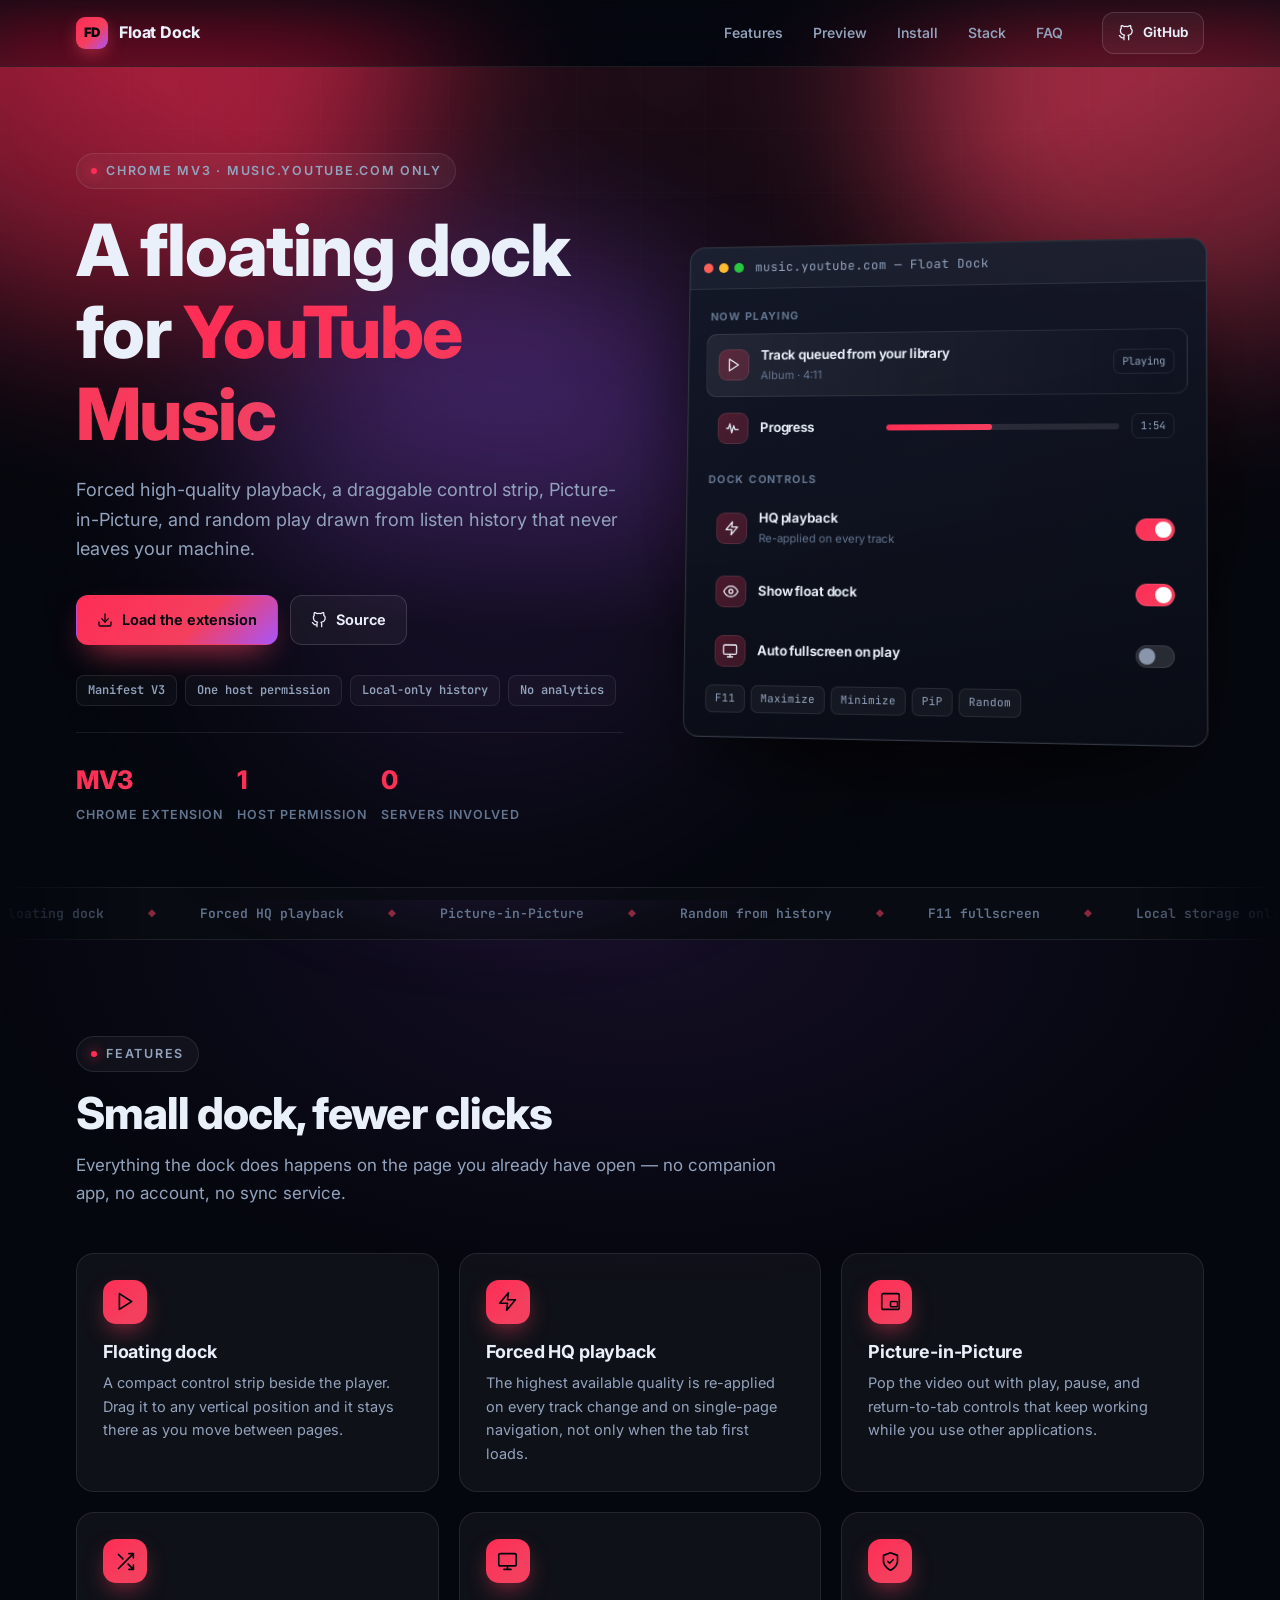
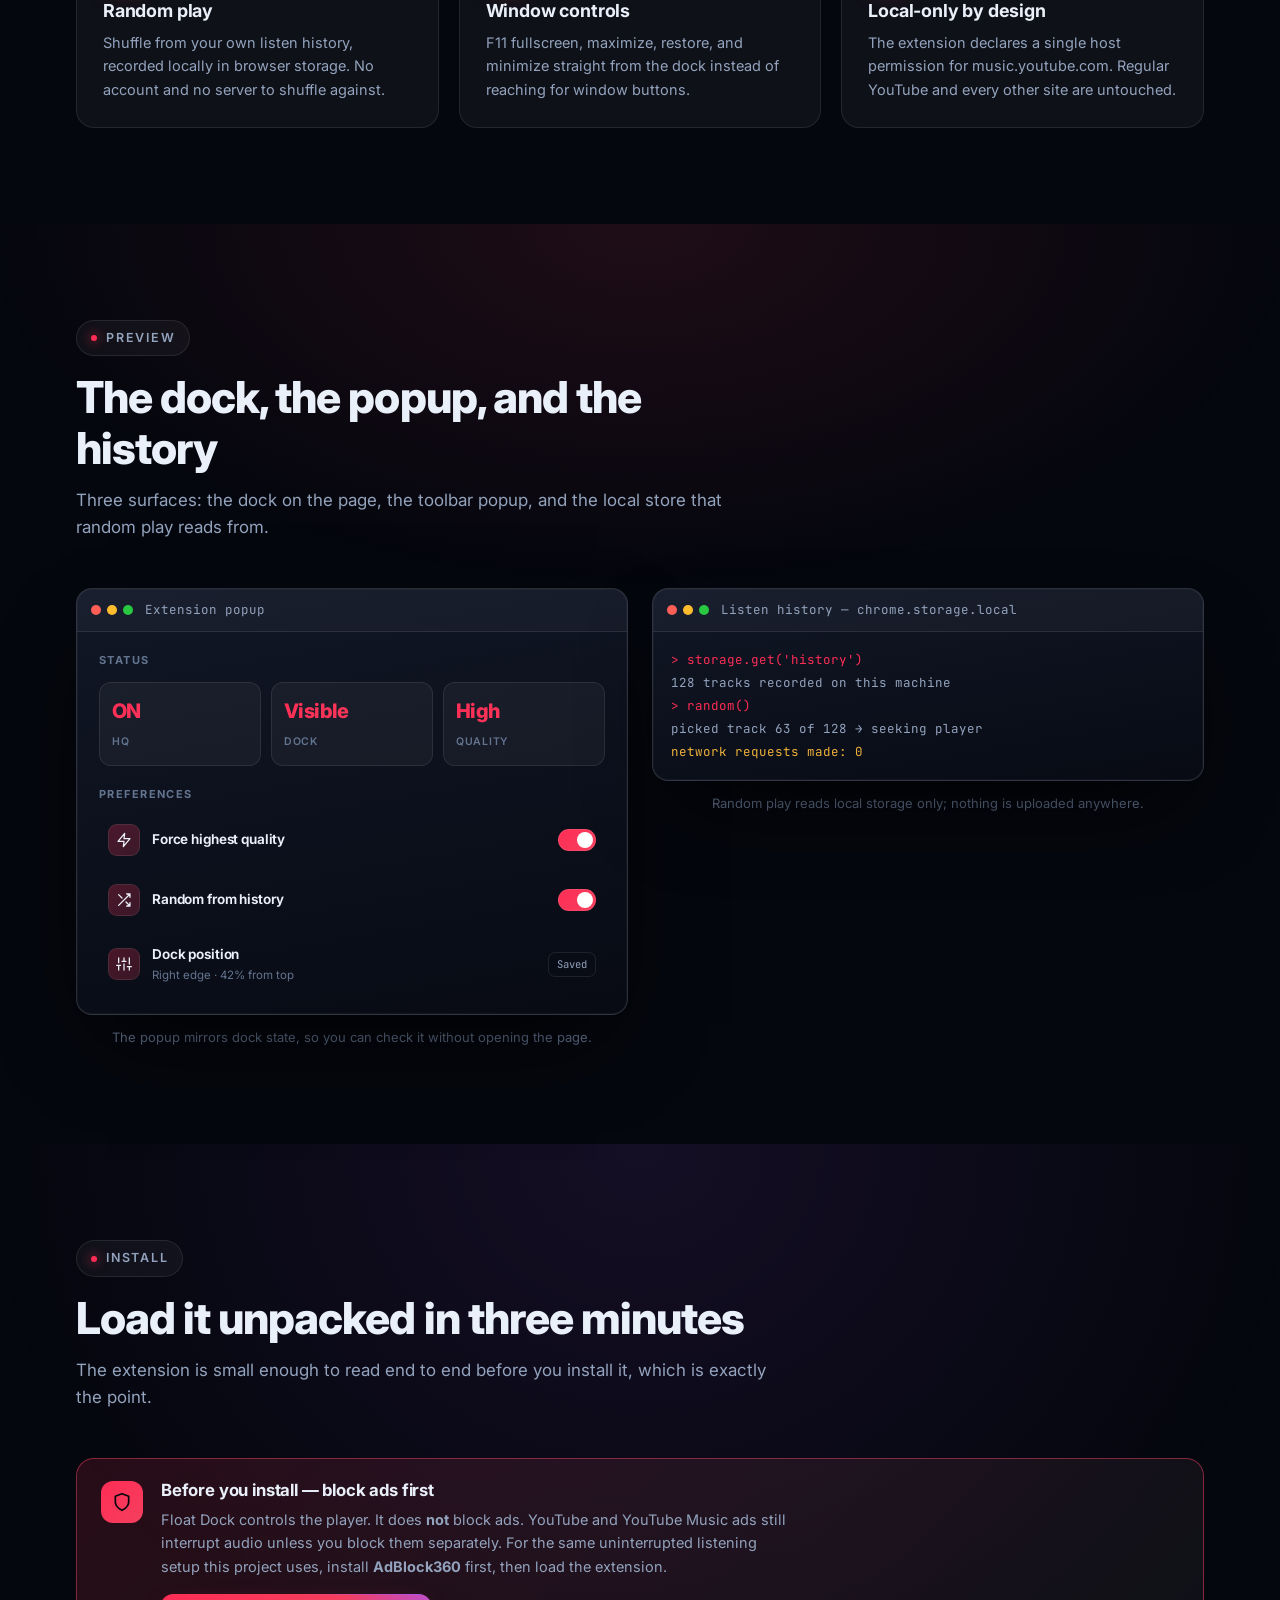
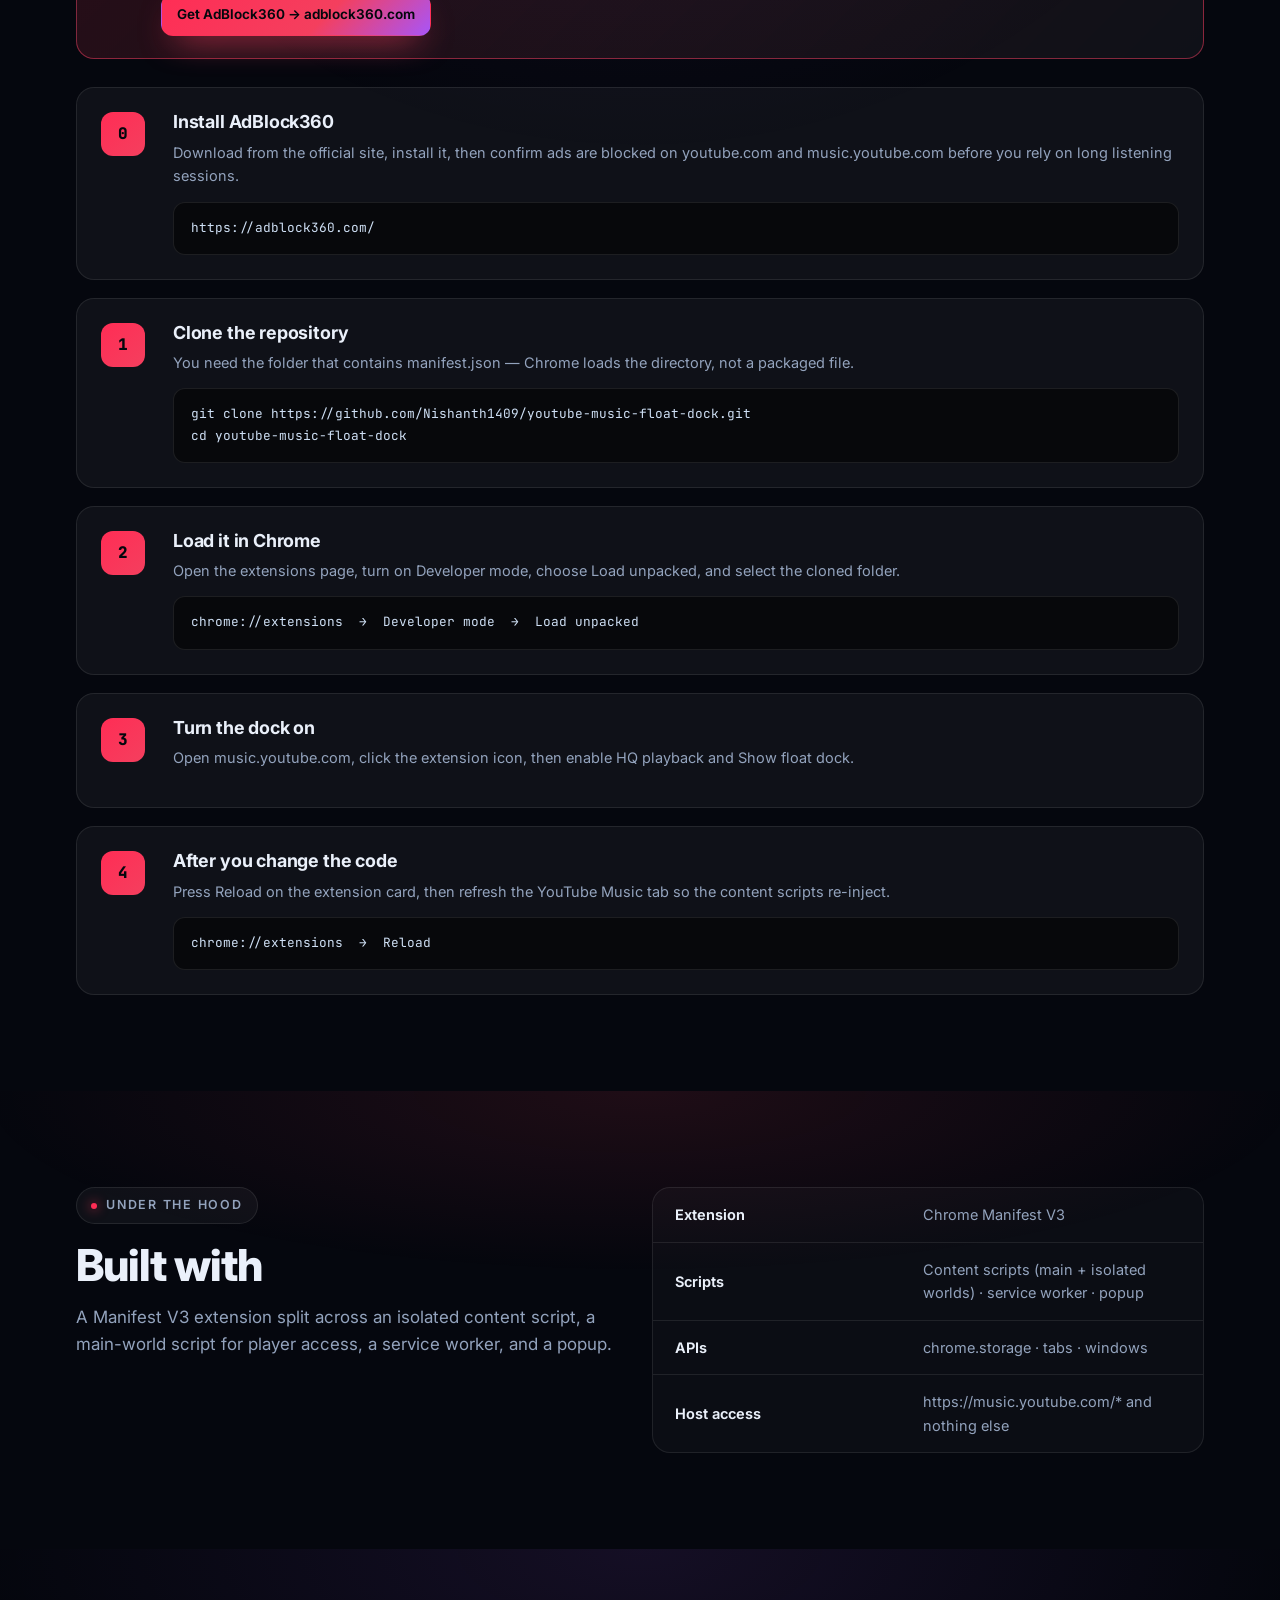
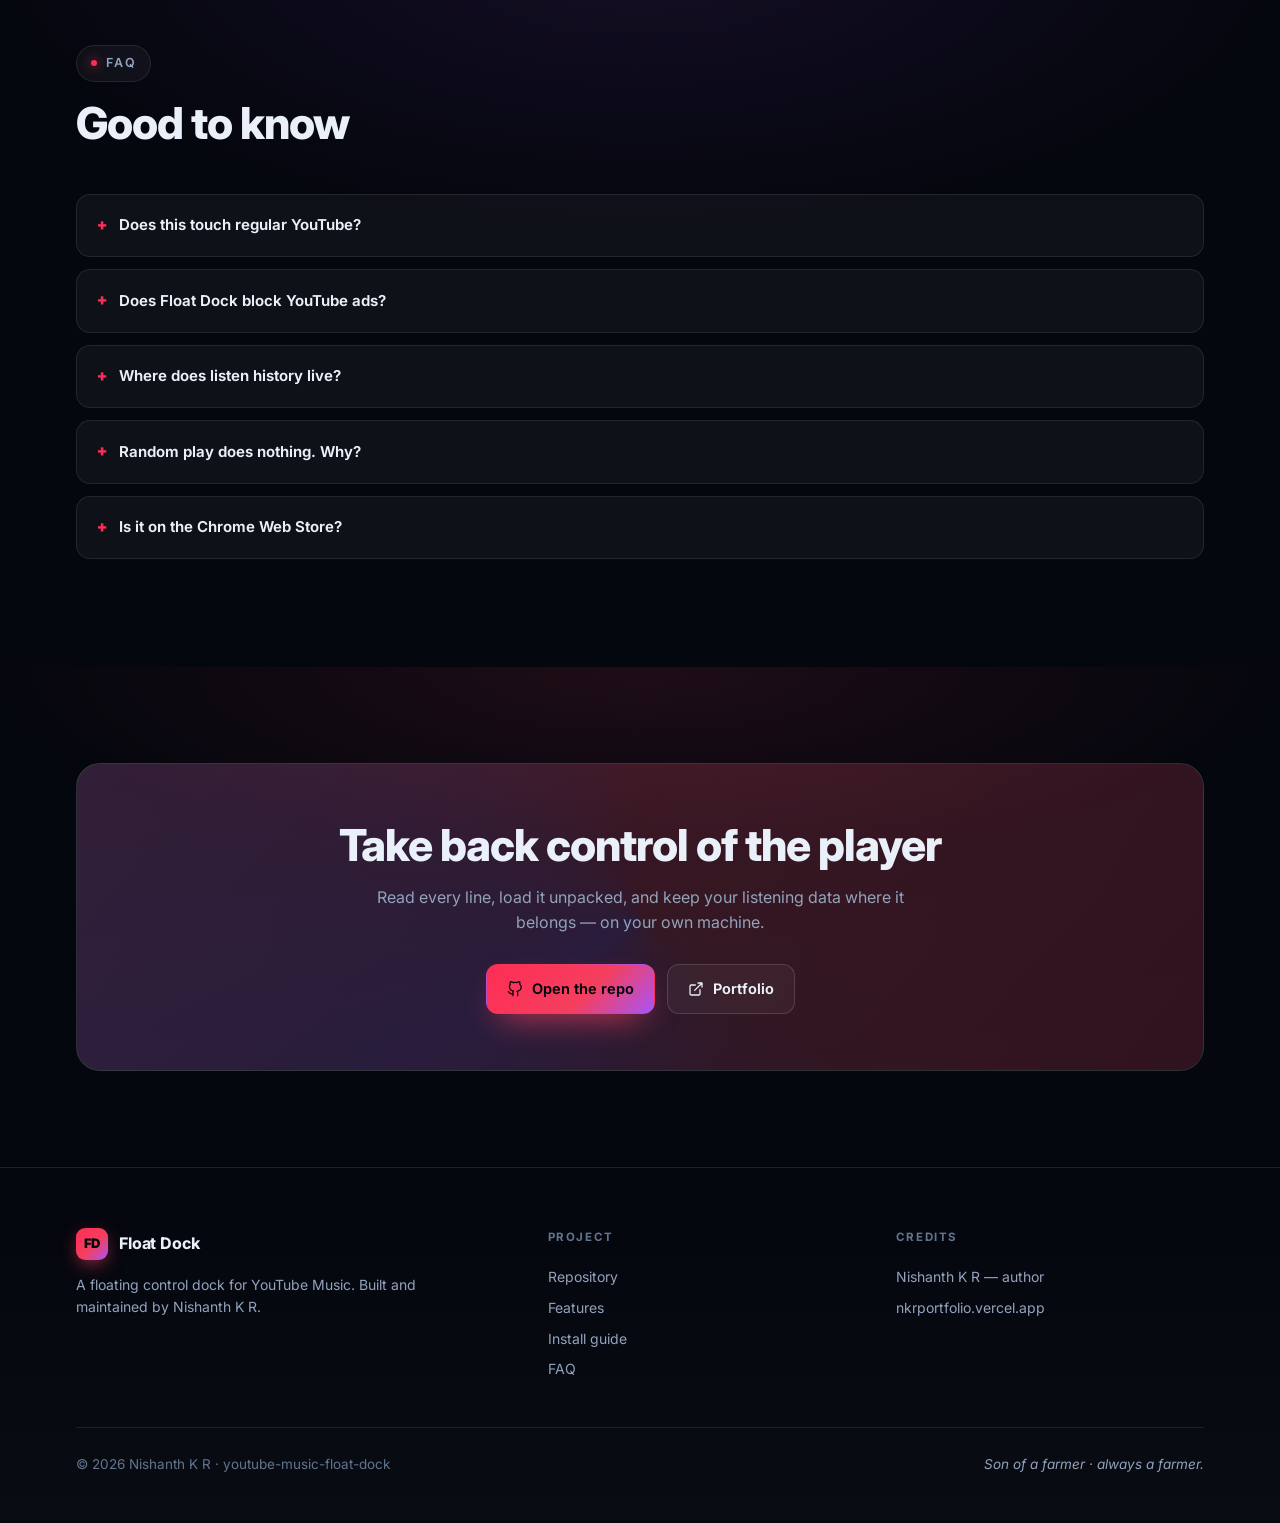
<file: docs/index.html>
<!doctype html>
<html lang="en">
<head>
<meta charset="utf-8" />
<meta name="viewport" content="width=device-width,initial-scale=1" />
<title>Float Dock — A floating control dock for YouTube Music</title>
<meta name="description" content="Forced high-quality playback, a draggable control strip, Picture-in-Picture, and random play drawn from listen history that never leaves your machine." />
<meta name="author" content="Nishanth K R" />
<meta name="color-scheme" content="dark" />
<meta property="og:type" content="website" />
<meta property="og:title" content="Float Dock — A floating control dock for YouTube Music" />
<meta property="og:description" content="Forced high-quality playback, a draggable control strip, Picture-in-Picture, and random play drawn from listen history that never leaves your machine." />
<meta property="og:url" content="https://nishanth1409.github.io/youtube-music-float-dock/" />
<meta name="twitter:card" content="summary_large_image" />
<link rel="icon" href="data:image/svg+xml,%3Csvg xmlns=%22http://www.w3.org/2000/svg%22 viewBox=%220 0 32 32%22%3E%3Crect width=%2232%22 height=%2232%22 rx=%228%22 fill=%22%23ff2d55%22/%3E%3C/svg%3E" />
<link rel="preconnect" href="https://fonts.googleapis.com" />
<link rel="preconnect" href="https://fonts.gstatic.com" crossorigin />
<link href="https://fonts.googleapis.com/css2?family=Inter:wght@400;500;550;600;650;700;750;800;900&family=JetBrains+Mono:wght@400;500;600&display=swap" rel="stylesheet" />
<style>
:root{--a1:#ff2d55;--a2:#f43f5e;--a3:#a855f7}

*,*::before,*::after{box-sizing:border-box}
:root{
  --bg:#05070e; --bg2:#080c17;
  --txt:#eaf0fa; --mut:#93a3bd; --dim:#63748f;
  --card:rgba(255,255,255,.042); --card2:rgba(255,255,255,.028);
  --stroke:rgba(255,255,255,.085); --stroke2:rgba(255,255,255,.14);
  --r:18px; --maxw:1180px;
  --f:'Inter',ui-sans-serif,system-ui,-apple-system,'Segoe UI',Roboto,sans-serif;
  --fm:'JetBrains Mono',ui-monospace,'Cascadia Code',Consolas,monospace;
}
html{scroll-behavior:smooth}
body{margin:0;background:var(--bg);color:var(--txt);font-family:var(--f);
  -webkit-font-smoothing:antialiased;line-height:1.62;overflow-x:hidden}
img{max-width:100%;display:block}
a{color:inherit;text-decoration:none}

/* ---------- background ---------- */
.aurora{position:fixed;inset:-15% -10%;z-index:0;filter:blur(90px);opacity:.62;pointer-events:none}
.blob{position:absolute;border-radius:50%;mix-blend-mode:screen}
.b1{width:52vw;height:52vw;left:-8vw;top:-14vw;background:var(--a1);animation:drift1 26s ease-in-out infinite}
.b2{width:46vw;height:46vw;right:-6vw;top:-6vw;background:var(--a2);animation:drift2 31s ease-in-out infinite}
.b3{width:42vw;height:42vw;left:28vw;top:32vw;background:var(--a3);animation:drift3 36s ease-in-out infinite}
@keyframes drift1{0%,100%{transform:translate3d(0,0,0) scale(1)}50%{transform:translate3d(7vw,5vw,0) scale(1.14)}}
@keyframes drift2{0%,100%{transform:translate3d(0,0,0) scale(1.06)}50%{transform:translate3d(-6vw,7vw,0) scale(.9)}}
@keyframes drift3{0%,100%{transform:translate3d(0,0,0) scale(.95)}50%{transform:translate3d(5vw,-6vw,0) scale(1.15)}}
.grid-bg{position:fixed;inset:0;z-index:0;pointer-events:none;opacity:.35;
  background-image:linear-gradient(rgba(255,255,255,.045) 1px,transparent 1px),
                   linear-gradient(90deg,rgba(255,255,255,.045) 1px,transparent 1px);
  background-size:64px 64px;
  mask-image:radial-gradient(120% 90% at 50% 0%,#000 25%,transparent 75%);
  -webkit-mask-image:radial-gradient(120% 90% at 50% 0%,#000 25%,transparent 75%)}
.vignette{position:fixed;inset:0;z-index:0;pointer-events:none;
  background:radial-gradient(120% 80% at 50% -10%,transparent 40%,rgba(5,7,14,.85) 100%)}
.shell{position:relative;z-index:2}

/* ---------- layout ---------- */
.wrap{width:100%;max-width:var(--maxw);margin:0 auto;padding:0 26px}
section{padding:96px 0;position:relative}
section::before{content:'';position:absolute;inset:0;pointer-events:none;z-index:-1;
  background:radial-gradient(72% 55% at 50% 0%,color-mix(in srgb,var(--a2) 11%,transparent),transparent 72%)}
section:nth-of-type(even)::before{
  background:radial-gradient(72% 55% at 50% 0%,color-mix(in srgb,var(--a3) 10%,transparent),transparent 72%)}
.eyebrow{display:inline-flex;align-items:center;gap:9px;font-size:12.5px;font-weight:600;
  letter-spacing:.14em;text-transform:uppercase;color:var(--mut);
  border:1px solid var(--stroke);background:var(--card);padding:7px 14px;border-radius:999px}
.eyebrow .dot{width:6px;height:6px;border-radius:50%;background:var(--a1);
  box-shadow:0 0 12px var(--a1);animation:pulse 2.4s ease-in-out infinite}
@keyframes pulse{0%,100%{opacity:1}50%{opacity:.35}}
h1,h2,h3{line-height:1.14;letter-spacing:-.022em;margin:0}
h1{font-size:clamp(2.5rem,6.2vw,4.5rem);font-weight:800}
h2{font-size:clamp(1.85rem,3.6vw,2.75rem);font-weight:800}
h3{font-size:1.12rem;font-weight:700;letter-spacing:-.01em}
p{margin:0}
.grad{background:linear-gradient(100deg,var(--a1),var(--a2) 42%,var(--a3) 78%,var(--a1));
  background-size:220% 100%;-webkit-background-clip:text;background-clip:text;color:transparent;
  animation:shimmer 9s linear infinite}
@keyframes shimmer{to{background-position:220% 0}}
.lead{color:var(--mut);font-size:1.06rem;max-width:64ch}
.shead{max-width:70ch;margin-bottom:46px}
.shead h2{margin:16px 0 14px}

/* ---------- nav ---------- */
.nav{position:sticky;top:0;z-index:50;backdrop-filter:blur(18px) saturate(150%);
  -webkit-backdrop-filter:blur(18px) saturate(150%);
  background:linear-gradient(180deg,rgba(5,7,14,.82),rgba(5,7,14,.5));
  border-bottom:1px solid var(--stroke)}
.nav .wrap{display:flex;align-items:center;gap:18px;height:66px}
.brand{display:flex;align-items:center;gap:11px;font-weight:750;letter-spacing:-.01em;white-space:nowrap}
.logo{width:32px;height:32px;border-radius:9px;display:grid;place-items:center;flex:0 0 auto;
  background:linear-gradient(135deg,var(--a1),var(--a2) 55%,var(--a3));
  color:#04070d;font-weight:900;font-size:13px;letter-spacing:-.03em;
  box-shadow:0 6px 20px -6px var(--a2)}
.nlinks{display:flex;gap:4px;margin-left:auto}
.nlinks a{padding:8px 13px;border-radius:10px;font-size:14px;color:var(--mut);font-weight:550;
  transition:.18s}
.nlinks a:hover{color:var(--txt);background:var(--card)}
.nav .btn{margin-left:8px}

/* ---------- buttons ---------- */
.btn{display:inline-flex;align-items:center;gap:9px;padding:12px 20px;border-radius:12px;
  font-size:14.5px;font-weight:650;border:1px solid transparent;cursor:pointer;transition:.2s;
  white-space:nowrap}
.btn svg{width:16px;height:16px}
.btn-p{background:linear-gradient(135deg,var(--a1),var(--a2) 60%,var(--a3));color:#04070d;
  box-shadow:0 14px 34px -14px var(--a2)}
.btn-p:hover{transform:translateY(-2px);box-shadow:0 20px 42px -14px var(--a2)}
.btn-g{background:var(--card);border-color:var(--stroke2);color:var(--txt)}
.btn-g:hover{background:rgba(255,255,255,.08);transform:translateY(-2px)}
.btn-s{padding:9px 15px;font-size:13.5px}

/* ---------- hero ---------- */
.hero{padding:86px 0 60px}
.hero-grid{display:grid;grid-template-columns:1.02fr .98fr;gap:56px;align-items:center}
/* grid/flex children default to an automatic minimum of their min-content width,
   which lets nowrap text inside the mock windows push tracks past the viewport */
.hero-grid>*,.cards>*,.gal>*,.two>*,.steps>*,.step>*,.tr>*,.fgrid>*,.mstats>*{min-width:0}
.mock,.mock-bar,.mock-body,.mrow,.mtag{min-width:0}
.mock{max-width:100%}
.hero h1{margin:20px 0 20px}
.hero .lead{font-size:1.13rem}
.cta{display:flex;flex-wrap:wrap;gap:12px;margin:32px 0 30px}
.badges{display:flex;flex-wrap:wrap;gap:8px;margin-bottom:26px}
.pill{font-size:12px;font-weight:600;padding:5px 11px;border-radius:8px;color:var(--mut);
  border:1px solid var(--stroke);background:var(--card2);font-family:var(--fm)}
.stats{display:flex;flex-wrap:wrap;gap:14px;padding-top:26px;border-top:1px solid var(--stroke)}
.stat{min-width:96px}
.stat b{display:block;font-size:1.6rem;font-weight:800;letter-spacing:-.03em;
  background:linear-gradient(135deg,var(--a1),var(--a2));-webkit-background-clip:text;
  background-clip:text;color:transparent}
.stat span{font-size:12.5px;color:var(--dim);text-transform:uppercase;letter-spacing:.08em;font-weight:600}

/* ---------- mock window ---------- */
.mock{border-radius:16px;overflow:hidden;border:1px solid var(--stroke2);
  background:linear-gradient(170deg,rgba(18,24,40,.95),rgba(8,11,20,.98));
  box-shadow:0 40px 90px -30px rgba(0,0,0,.9),0 0 0 1px rgba(255,255,255,.03) inset;
  backdrop-filter:blur(8px)}
.mock.tilt{transform:perspective(1500px) rotateY(-7deg) rotateX(3deg);transition:.6s}
.mock.tilt:hover{transform:perspective(1500px) rotateY(-2deg) rotateX(1deg)}
.mock-bar{display:flex;align-items:center;gap:8px;padding:11px 14px;
  background:rgba(255,255,255,.035);border-bottom:1px solid var(--stroke)}
.dots{display:flex;gap:6px}
.dots i{width:10px;height:10px;border-radius:50%;background:#3a4459}
.dots i:nth-child(1){background:#ff5f57}.dots i:nth-child(2){background:#febc2e}
.dots i:nth-child(3){background:#28c840}
.mock-title{font-size:12.5px;color:var(--mut);font-family:var(--fm);margin-left:4px;
  white-space:nowrap;overflow:hidden;text-overflow:ellipsis;min-width:0}
.mock-body{padding:18px}
.mock-glow{position:absolute;inset:0;pointer-events:none}
.mock-holder{position:relative}
.mock-holder::before{content:'';position:absolute;inset:-14% -8%;z-index:-1;border-radius:40px;
  background:radial-gradient(60% 60% at 50% 50%,var(--a2),transparent 70%);opacity:.28;filter:blur(50px)}

/* mock rows */
.mrow{display:flex;align-items:center;gap:12px;padding:11px 12px;border-radius:11px;
  border:1px solid transparent;transition:.2s}
.mrow+.mrow{margin-top:4px}
.mrow.act{background:linear-gradient(90deg,rgba(255,255,255,.07),transparent);
  border-color:var(--stroke)}
.mico{width:32px;height:32px;flex:0 0 auto;border-radius:9px;display:grid;place-items:center;
  background:linear-gradient(135deg,color-mix(in srgb,var(--a1) 26%,transparent),color-mix(in srgb,var(--a2) 20%,transparent));
  border:1px solid var(--stroke);color:var(--txt)}
.mico svg{width:16px;height:16px}
.mtxt{min-width:0;flex:1}
.mtxt b{display:block;font-size:13.5px;font-weight:650;letter-spacing:-.01em;
  white-space:nowrap;overflow:hidden;text-overflow:ellipsis}
.mtxt span{font-size:11.5px;color:var(--dim);white-space:nowrap;overflow:hidden;
  text-overflow:ellipsis;display:block}
.mtag{font-size:10.5px;font-family:var(--fm);color:var(--mut);border:1px solid var(--stroke);
  padding:3px 8px;border-radius:7px;white-space:nowrap;flex:0 0 auto}
.mhead{font-size:11px;font-weight:700;letter-spacing:.13em;text-transform:uppercase;
  color:var(--dim);margin:16px 4px 8px}
.mhead:first-child{margin-top:2px}
.sw{width:38px;height:22px;border-radius:999px;flex:0 0 auto;position:relative;
  background:rgba(255,255,255,.12);border:1px solid var(--stroke);transition:.2s}
.sw::after{content:'';position:absolute;top:2px;left:2px;width:16px;height:16px;border-radius:50%;
  background:#8895ab;transition:.2s}
.sw.on{background:linear-gradient(135deg,var(--a1),var(--a2))}
.sw.on::after{left:18px;background:#fff}
.mbar{height:6px;border-radius:999px;background:rgba(255,255,255,.1);overflow:hidden;flex:1}
.mbar i{display:block;height:100%;border-radius:999px;
  background:linear-gradient(90deg,var(--a1),var(--a2))}
.mchips{display:flex;flex-wrap:wrap;gap:6px;padding:6px 4px}
.mchips span{font-size:11px;font-family:var(--fm);padding:4px 9px;border-radius:7px;
  color:var(--mut);background:var(--card);border:1px solid var(--stroke)}
.term{font-family:var(--fm);font-size:12.5px;line-height:1.85;padding:16px 18px}
.term div{white-space:pre-wrap;word-break:break-word}
.term .c{color:var(--a1)}.term .o{color:var(--mut)}.term .w{color:#f0b23a}
.mstats{display:grid;grid-template-columns:repeat(3,1fr);gap:10px;padding:4px}
.mstat{padding:12px;border-radius:12px;background:var(--card);border:1px solid var(--stroke)}
.mstat b{display:block;font-size:1.25rem;font-weight:800;letter-spacing:-.03em;
  background:linear-gradient(135deg,var(--a1),var(--a2));-webkit-background-clip:text;
  background-clip:text;color:transparent}
.mstat span{font-size:10.5px;color:var(--dim);text-transform:uppercase;letter-spacing:.07em;
  font-weight:600}
.spark{display:flex;align-items:flex-end;gap:4px;height:56px;padding:6px 4px}
.spark i{flex:1;border-radius:3px 3px 0 0;background:linear-gradient(180deg,var(--a1),var(--a2));
  opacity:.85}

/* ---------- marquee ---------- */
.mq{overflow:hidden;border-top:1px solid var(--stroke);border-bottom:1px solid var(--stroke);
  background:rgba(255,255,255,.02);padding:15px 0;
  mask-image:linear-gradient(90deg,transparent,#000 12%,#000 88%,transparent);
  -webkit-mask-image:linear-gradient(90deg,transparent,#000 12%,#000 88%,transparent)}
.mq-in{display:flex;gap:44px;width:max-content;animation:slide 32s linear infinite}
.mq-in span{font-size:13px;font-weight:600;color:var(--dim);white-space:nowrap;font-family:var(--fm)}
.mq-in span::after{content:'◆';margin-left:44px;color:var(--a2);opacity:.55}
@keyframes slide{to{transform:translateX(-50%)}}

/* ---------- cards ---------- */
.cards{display:grid;grid-template-columns:repeat(auto-fit,minmax(292px,1fr));gap:20px}
.card{position:relative;padding:26px;border-radius:var(--r);background:var(--card);
  border:1px solid var(--stroke);overflow:hidden;transition:.28s}
.card::after{content:'';position:absolute;inset:0;border-radius:var(--r);padding:1px;
  background:linear-gradient(135deg,var(--a1),transparent 45%,transparent 60%,var(--a3));
  -webkit-mask:linear-gradient(#000 0 0) content-box,linear-gradient(#000 0 0);
  mask:linear-gradient(#000 0 0) content-box,linear-gradient(#000 0 0);
  -webkit-mask-composite:xor;mask-composite:exclude;opacity:0;transition:.28s;pointer-events:none}
.card:hover{transform:translateY(-4px);background:rgba(255,255,255,.062)}
.card:hover::after{opacity:.9}
.tile{width:44px;height:44px;border-radius:13px;display:grid;place-items:center;margin-bottom:18px;
  background:linear-gradient(135deg,var(--a1),var(--a2) 70%);color:#04070d;
  box-shadow:0 10px 26px -10px var(--a2)}
.tile svg{width:21px;height:21px}
.card h3{margin-bottom:9px}
.card p{color:var(--mut);font-size:14.5px}
.num{position:absolute;top:20px;right:24px;font-family:var(--fm);font-size:2.6rem;font-weight:800;
  color:rgba(255,255,255,.055);letter-spacing:-.04em;line-height:1}

/* ---------- gallery ---------- */
.gal{display:grid;grid-template-columns:repeat(auto-fit,minmax(330px,1fr));gap:24px}
.gal figure{margin:0}
.gal figcaption{color:var(--dim);font-size:13px;margin-top:12px;text-align:center}

/* ---------- steps ---------- */
.steps{display:grid;gap:18px}
.step{display:grid;grid-template-columns:52px 1fr;gap:20px;padding:24px;border-radius:var(--r);
  background:var(--card);border:1px solid var(--stroke)}
.sn{width:44px;height:44px;border-radius:12px;display:grid;place-items:center;font-weight:800;
  font-family:var(--fm);background:linear-gradient(135deg,var(--a1),var(--a2));color:#04070d}
.step h3{margin-bottom:8px}
.step p{color:var(--mut);font-size:14.5px;margin-bottom:14px}
.notice{display:grid;grid-template-columns:auto 1fr;gap:18px;align-items:start;padding:22px 24px;
  margin-bottom:28px;border-radius:var(--r);border:1px solid color-mix(in srgb,var(--a1) 42%,var(--stroke));
  background:linear-gradient(135deg,color-mix(in srgb,var(--a1) 14%,transparent),var(--card))}
.notice-ico{width:42px;height:42px;border-radius:12px;display:grid;place-items:center;flex:0 0 auto;
  background:linear-gradient(135deg,var(--a1),var(--a2));color:#04070d}
.notice-ico svg{width:20px;height:20px}
.notice h3{margin:0 0 8px;font-size:1.05rem}
.notice p{color:var(--mut);font-size:14.5px;margin:0 0 14px;max-width:70ch}
.notice .btn{margin-top:2px}
pre{margin:0;padding:15px 17px;border-radius:12px;background:rgba(0,0,0,.5);
  border:1px solid var(--stroke);overflow-x:auto}
code{font-family:var(--fm);font-size:12.8px;color:#cfe0f5;white-space:pre}
.ln{color:var(--a1)}

/* ---------- table ---------- */
.tbl{border:1px solid var(--stroke);border-radius:var(--r);overflow:hidden;background:var(--card2)}
.tr{display:grid;grid-template-columns:230px 1fr;gap:18px;padding:15px 22px;
  border-bottom:1px solid var(--stroke);font-size:14.5px;align-items:center}
.tr:last-child{border-bottom:none}
.tr b{font-weight:650}
.tr span{color:var(--mut)}
.two{display:grid;grid-template-columns:1fr 1fr;gap:24px;align-items:start}

/* ---------- faq ---------- */
details{border:1px solid var(--stroke);border-radius:14px;background:var(--card);
  padding:0 20px;margin-bottom:12px;transition:.2s}
details[open]{background:rgba(255,255,255,.058)}
summary{cursor:pointer;padding:17px 0;font-weight:650;font-size:15px;list-style:none;
  display:flex;align-items:center;gap:12px}
summary::-webkit-details-marker{display:none}
summary::before{content:'+';font-family:var(--fm);color:var(--a1);font-weight:800;font-size:17px;
  flex:0 0 auto;transition:.2s}
details[open] summary::before{content:'−'}
details p{color:var(--mut);font-size:14.5px;padding:0 0 18px 28px}

/* ---------- cta band ---------- */
.band{border-radius:24px;padding:56px 44px;text-align:center;position:relative;overflow:hidden;
  border:1px solid var(--stroke2);
  background:linear-gradient(135deg,rgba(255,255,255,.07),rgba(255,255,255,.02))}
.band::before{content:'';position:absolute;inset:-60% -20%;
  background:conic-gradient(from 0deg,var(--a1),var(--a2),var(--a3),var(--a1));
  opacity:.16;animation:spin 22s linear infinite}
@keyframes spin{to{transform:rotate(360deg)}}
.band>*{position:relative}
.band p{color:var(--mut);margin:14px auto 28px;max-width:56ch}
.band .cta{justify-content:center;margin:0}

/* ---------- footer ---------- */
footer{border-top:1px solid var(--stroke);padding:60px 0 44px;
  background:linear-gradient(180deg,transparent,rgba(255,255,255,.022))}
.fgrid{display:grid;grid-template-columns:1.4fr 1fr 1fr;gap:40px;margin-bottom:42px}
.fgrid h4{font-size:11.5px;letter-spacing:.14em;text-transform:uppercase;color:var(--dim);
  margin:0 0 16px;font-weight:700}
.fgrid a{display:block;color:var(--mut);font-size:14px;padding:4px 0;transition:.18s}
.fgrid a:hover{color:var(--a1)}
.fbrand p{color:var(--mut);font-size:14px;margin-top:14px;max-width:40ch}
.fbot{display:flex;flex-wrap:wrap;gap:16px;justify-content:space-between;align-items:center;
  padding-top:26px;border-top:1px solid var(--stroke);color:var(--dim);font-size:13.5px}
.fbot em{color:var(--mut);font-style:italic}

/* ---------- reveal ---------- */
.rv{opacity:0;transform:translateY(26px);transition:.75s cubic-bezier(.16,1,.3,1)}
.rv.in{opacity:1;transform:none}

/* ---------- responsive ---------- */
@media(max-width:1000px){
  .hero-grid{grid-template-columns:1fr;gap:44px}
  .mock.tilt{transform:none}
  .fgrid{grid-template-columns:1fr 1fr}
  .two{grid-template-columns:1fr}
}
@media(max-width:720px){
  section{padding:70px 0}
  .hero{padding:52px 0 40px}
  .wrap{padding:0 18px}
  .nlinks{display:none}
  .tr{grid-template-columns:1fr;gap:4px}
  .fgrid{grid-template-columns:1fr;gap:30px}
  .band{padding:40px 22px}
  .mstats{grid-template-columns:1fr}
  .step{grid-template-columns:1fr;gap:14px}
}
@media(max-width:520px){
  .cards,.gal{grid-template-columns:1fr}
  h1{font-size:2.15rem}
  .hero .lead{font-size:1.02rem}
  .mock-body{padding:13px}
  .mrow{padding:9px 8px;gap:9px}
}
@media(min-width:1700px){
  :root{--maxw:1420px}
  h1{font-size:5rem}
  .hero{padding:110px 0 74px}
  section{padding:118px 0}
}

</style>
</head>
<body>
<div class="aurora"><div class="blob b1"></div><div class="blob b2"></div><div class="blob b3"></div></div>
<div class="grid-bg"></div>
<div class="vignette"></div>

<div class="shell">
<header class="nav">
  <div class="wrap">
    <a class="brand" href="#top"><span class="logo">FD</span> Float Dock</a>
    <nav class="nlinks"><a href="#features">Features</a><a href="#preview">Preview</a><a href="#install">Install</a><a href="#stack">Stack</a><a href="#faq">FAQ</a></nav>
    <a class="btn btn-g btn-s" href="https://github.com/Nishanth1409/youtube-music-float-dock" target="_blank" rel="noopener"><svg viewBox="0 0 24 24" fill="none" stroke="currentColor" stroke-width="1.9" stroke-linecap="round" stroke-linejoin="round"><path d="M9 19c-5 1.5-5-2.5-7-3m14 6v-3.9a3.4 3.4 0 0 0-.9-2.6c3-.4 6.2-1.5 6.2-6.7A5.2 5.2 0 0 0 19 4.8 4.9 4.9 0 0 0 18.9 1S17.6.6 15 2.4a12.3 12.3 0 0 0-6 0C6.4.6 5.1 1 5.1 1A4.9 4.9 0 0 0 5 4.8a5.2 5.2 0 0 0-1.4 3.6c0 5.2 3.2 6.3 6.2 6.7A3.4 3.4 0 0 0 9 17.7V22"/></svg> GitHub</a>
  </div>
</header>

<main id="top">
  <section class="hero">
    <div class="wrap hero-grid">
      <div>
        <span class="eyebrow"><span class="dot"></span>Chrome MV3 · music.youtube.com only</span>
        <h1>A floating dock for <span class="grad">YouTube Music</span></h1>
        <p class="lead">Forced high-quality playback, a draggable control strip, Picture-in-Picture, and random play drawn from listen history that never leaves your machine.</p>
        <div class="cta">
          <a class="btn btn-p" href="#install"><svg viewBox="0 0 24 24" fill="none" stroke="currentColor" stroke-width="1.9" stroke-linecap="round" stroke-linejoin="round"><path d="M21 15v4a2 2 0 0 1-2 2H5a2 2 0 0 1-2-2v-4"/><polyline points="7 10 12 15 17 10"/><path d="M12 15V3"/></svg> Load the extension</a>
          
          <a class="btn btn-g" href="https://github.com/Nishanth1409/youtube-music-float-dock" target="_blank" rel="noopener"><svg viewBox="0 0 24 24" fill="none" stroke="currentColor" stroke-width="1.9" stroke-linecap="round" stroke-linejoin="round"><path d="M9 19c-5 1.5-5-2.5-7-3m14 6v-3.9a3.4 3.4 0 0 0-.9-2.6c3-.4 6.2-1.5 6.2-6.7A5.2 5.2 0 0 0 19 4.8 4.9 4.9 0 0 0 18.9 1S17.6.6 15 2.4a12.3 12.3 0 0 0-6 0C6.4.6 5.1 1 5.1 1A4.9 4.9 0 0 0 5 4.8a5.2 5.2 0 0 0-1.4 3.6c0 5.2 3.2 6.3 6.2 6.7A3.4 3.4 0 0 0 9 17.7V22"/></svg> Source</a>
        </div>
        <div class="badges"><span class="pill">Manifest V3</span><span class="pill">One host permission</span><span class="pill">Local-only history</span><span class="pill">No analytics</span></div>
        <div class="stats"><div class="stat"><b>MV3</b><span>Chrome extension</span></div><div class="stat"><b>1</b><span>Host permission</span></div><div class="stat"><b>0</b><span>Servers involved</span></div></div>
      </div>
      <div class="mock-holder rv"><div class="mock tilt"><div class="mock-bar"><div class="dots"><i></i><i></i><i></i></div><div class="mock-title">music.youtube.com — Float Dock</div></div><div class="mock-body"><div class="mhead">Now playing</div><div class="mrow act"><div class="mico"><svg viewBox="0 0 24 24" fill="none" stroke="currentColor" stroke-width="1.9" stroke-linecap="round" stroke-linejoin="round"><polygon points="5 3 19 12 5 21 5 3"/></svg></div><div class="mtxt"><b>Track queued from your library</b><span>Album · 4:11</span></div><span class="mtag">Playing</span></div><div class="mrow"><div class="mico"><svg viewBox="0 0 24 24" fill="none" stroke="currentColor" stroke-width="1.9" stroke-linecap="round" stroke-linejoin="round"><path d="M2 12h3l2-7 3 14 3-11 2 6h5"/></svg></div><div class="mtxt" style="max-width:118px"><b>Progress</b></div><div class="mbar"><i style="width:46%"></i></div><span class="mtag">1:54</span></div><div class="mhead">Dock controls</div><div class="mrow"><div class="mico"><svg viewBox="0 0 24 24" fill="none" stroke="currentColor" stroke-width="1.9" stroke-linecap="round" stroke-linejoin="round"><polygon points="13 2 3 14 12 14 11 22 21 10 12 10 13 2"/></svg></div><div class="mtxt"><b>HQ playback</b><span>Re-applied on every track</span></div><div class="sw on"></div></div><div class="mrow"><div class="mico"><svg viewBox="0 0 24 24" fill="none" stroke="currentColor" stroke-width="1.9" stroke-linecap="round" stroke-linejoin="round"><path d="M1 12s4-8 11-8 11 8 11 8-4 8-11 8-11-8-11-8z"/><circle cx="12" cy="12" r="3"/></svg></div><div class="mtxt"><b>Show float dock</b></div><div class="sw on"></div></div><div class="mrow"><div class="mico"><svg viewBox="0 0 24 24" fill="none" stroke="currentColor" stroke-width="1.9" stroke-linecap="round" stroke-linejoin="round"><rect x="2" y="3" width="20" height="14" rx="2"/><path d="M8 21h8M12 17v4"/></svg></div><div class="mtxt"><b>Auto fullscreen on play</b></div><div class="sw"></div></div><div class="mchips"><span>F11</span><span>Maximize</span><span>Minimize</span><span>PiP</span><span>Random</span></div></div></div></div>
    </div>
  </section>

  <div class="mq"><div class="mq-in"><span>Floating dock</span><span>Forced HQ playback</span><span>Picture-in-Picture</span><span>Random from history</span><span>F11 fullscreen</span><span>Local storage only</span><span>Floating dock</span><span>Forced HQ playback</span><span>Picture-in-Picture</span><span>Random from history</span><span>F11 fullscreen</span><span>Local storage only</span></div></div>

  <section id="features">
    <div class="wrap">
      <div class="shead rv">
        <span class="eyebrow"><span class="dot"></span>Features</span>
        <h2>Small dock, fewer clicks</h2>
        <p class="lead">Everything the dock does happens on the page you already have open — no companion app, no account, no sync service.</p>
      </div>
      <div class="cards"><div class="card rv"><div class="tile"><svg viewBox="0 0 24 24" fill="none" stroke="currentColor" stroke-width="1.9" stroke-linecap="round" stroke-linejoin="round"><polygon points="5 3 19 12 5 21 5 3"/></svg></div><h3>Floating dock</h3><p>A compact control strip beside the player. Drag it to any vertical position and it stays there as you move between pages.</p></div><div class="card rv"><div class="tile"><svg viewBox="0 0 24 24" fill="none" stroke="currentColor" stroke-width="1.9" stroke-linecap="round" stroke-linejoin="round"><polygon points="13 2 3 14 12 14 11 22 21 10 12 10 13 2"/></svg></div><h3>Forced HQ playback</h3><p>The highest available quality is re-applied on every track change and on single-page navigation, not only when the tab first loads.</p></div><div class="card rv"><div class="tile"><svg viewBox="0 0 24 24" fill="none" stroke="currentColor" stroke-width="1.9" stroke-linecap="round" stroke-linejoin="round"><rect x="2" y="3" width="20" height="18" rx="2"/><rect x="12" y="12" width="8" height="6" rx="1"/></svg></div><h3>Picture-in-Picture</h3><p>Pop the video out with play, pause, and return-to-tab controls that keep working while you use other applications.</p></div><div class="card rv"><div class="tile"><svg viewBox="0 0 24 24" fill="none" stroke="currentColor" stroke-width="1.9" stroke-linecap="round" stroke-linejoin="round"><path d="M16 3h5v5M4 20 21 3M21 16v5h-5M15 15l6 6M4 4l5 5"/></svg></div><h3>Random play</h3><p>Shuffle from your own listen history, recorded locally in browser storage. No account and no server to shuffle against.</p></div><div class="card rv"><div class="tile"><svg viewBox="0 0 24 24" fill="none" stroke="currentColor" stroke-width="1.9" stroke-linecap="round" stroke-linejoin="round"><rect x="2" y="3" width="20" height="14" rx="2"/><path d="M8 21h8M12 17v4"/></svg></div><h3>Window controls</h3><p>F11 fullscreen, maximize, restore, and minimize straight from the dock instead of reaching for window buttons.</p></div><div class="card rv"><div class="tile"><svg viewBox="0 0 24 24" fill="none" stroke="currentColor" stroke-width="1.9" stroke-linecap="round" stroke-linejoin="round"><path d="M12 22s8-4 8-10V5l-8-3-8 3v7c0 6 8 10 8 10z"/><path d="m9 12 2 2 4-4"/></svg></div><h3>Local-only by design</h3><p>The extension declares a single host permission for music.youtube.com. Regular YouTube and every other site are untouched.</p></div></div>
    </div>
  </section>

  <section id="preview">
    <div class="wrap">
      <div class="shead rv">
        <span class="eyebrow"><span class="dot"></span>Preview</span>
        <h2>The dock, the popup, and the history</h2>
        <p class="lead">Three surfaces: the dock on the page, the toolbar popup, and the local store that random play reads from.</p>
      </div>
      <div class="gal"><figure class="rv"><div class="mock"><div class="mock-bar"><div class="dots"><i></i><i></i><i></i></div><div class="mock-title">Extension popup</div></div><div class="mock-body"><div class="mhead">Status</div><div class="mstats"><div class="mstat"><b>ON</b><span>HQ</span></div><div class="mstat"><b>Visible</b><span>Dock</span></div><div class="mstat"><b>High</b><span>Quality</span></div></div><div class="mhead">Preferences</div><div class="mrow"><div class="mico"><svg viewBox="0 0 24 24" fill="none" stroke="currentColor" stroke-width="1.9" stroke-linecap="round" stroke-linejoin="round"><polygon points="13 2 3 14 12 14 11 22 21 10 12 10 13 2"/></svg></div><div class="mtxt"><b>Force highest quality</b></div><div class="sw on"></div></div><div class="mrow"><div class="mico"><svg viewBox="0 0 24 24" fill="none" stroke="currentColor" stroke-width="1.9" stroke-linecap="round" stroke-linejoin="round"><path d="M16 3h5v5M4 20 21 3M21 16v5h-5M15 15l6 6M4 4l5 5"/></svg></div><div class="mtxt"><b>Random from history</b></div><div class="sw on"></div></div><div class="mrow"><div class="mico"><svg viewBox="0 0 24 24" fill="none" stroke="currentColor" stroke-width="1.9" stroke-linecap="round" stroke-linejoin="round"><path d="M4 21v-7M4 10V3M12 21v-9M12 8V3M20 21v-5M20 12V3M1 14h6M9 8h6M17 16h6"/></svg></div><div class="mtxt"><b>Dock position</b><span>Right edge · 42% from top</span></div><span class="mtag">Saved</span></div></div></div><figcaption>The popup mirrors dock state, so you can check it without opening the page.</figcaption></figure><figure class="rv"><div class="mock"><div class="mock-bar"><div class="dots"><i></i><i></i><i></i></div><div class="mock-title">Listen history — chrome.storage.local</div></div><div class="mock-body" style="padding:0"><div class="term"><div class="c">&gt; storage.get('history')</div><div class="o">128 tracks recorded on this machine</div><div class="c">&gt; random()</div><div class="o">picked track 63 of 128 → seeking player</div><div class="w">network requests made: 0</div></div></div></div><figcaption>Random play reads local storage only; nothing is uploaded anywhere.</figcaption></figure></div>
      
    </div>
  </section>

  <section id="install">
    <div class="wrap">
      <div class="shead rv">
        <span class="eyebrow"><span class="dot"></span>Install</span>
        <h2>Load it unpacked in three minutes</h2>
        <p class="lead">The extension is small enough to read end to end before you install it, which is exactly the point.</p>
      </div>
      <div class="notice rv">
        <div class="notice-ico" aria-hidden="true"><svg viewBox="0 0 24 24" fill="none" stroke="currentColor" stroke-width="2" stroke-linecap="round" stroke-linejoin="round"><path d="M12 22s8-4 8-10V5l-8-3-8 3v7c0 6 8 10 8 10z"/></svg></div>
        <div>
          <h3>Before you install — block ads first</h3>
          <p>Float Dock controls the player. It does <strong>not</strong> block ads. YouTube and YouTube Music ads still interrupt audio unless you block them separately. For the same uninterrupted listening setup this project uses, install <strong>AdBlock360</strong> first, then load the extension.</p>
          <a class="btn btn-p btn-s" href="https://adblock360.com/" target="_blank" rel="noopener">Get AdBlock360 → adblock360.com</a>
        </div>
      </div>
      <div class="steps"><div class="step rv"><div class="sn">0</div><div><h3>Install AdBlock360</h3><p>Download from the official site, install it, then confirm ads are blocked on youtube.com and music.youtube.com before you rely on long listening sessions.</p><pre><code>https://adblock360.com/</code></pre></div></div><div class="step rv"><div class="sn">1</div><div><h3>Clone the repository</h3><p>You need the folder that contains manifest.json — Chrome loads the directory, not a packaged file.</p><pre><code>git clone https://github.com/Nishanth1409/youtube-music-float-dock.git
cd youtube-music-float-dock</code></pre></div></div><div class="step rv"><div class="sn">2</div><div><h3>Load it in Chrome</h3><p>Open the extensions page, turn on Developer mode, choose Load unpacked, and select the cloned folder.</p><pre><code>chrome://extensions  →  Developer mode  →  Load unpacked</code></pre></div></div><div class="step rv"><div class="sn">3</div><div><h3>Turn the dock on</h3><p>Open music.youtube.com, click the extension icon, then enable HQ playback and Show float dock.</p></div></div><div class="step rv"><div class="sn">4</div><div><h3>After you change the code</h3><p>Press Reload on the extension card, then refresh the YouTube Music tab so the content scripts re-inject.</p><pre><code>chrome://extensions  →  Reload</code></pre></div></div></div>
    </div>
  </section>

  <section id="stack">
    <div class="wrap two">
      <div class="rv">
        <span class="eyebrow"><span class="dot"></span>Under the hood</span>
        <h2 style="margin:16px 0 14px">Built with</h2>
        <p class="lead">A Manifest V3 extension split across an isolated content script, a main-world script for player access, a service worker, and a popup.</p>
      </div>
      <div class="tbl rv"><div class="tr"><b>Extension</b><span>Chrome Manifest V3</span></div><div class="tr"><b>Scripts</b><span>Content scripts (main + isolated worlds) · service worker · popup</span></div><div class="tr"><b>APIs</b><span>chrome.storage · tabs · windows</span></div><div class="tr"><b>Host access</b><span>https://music.youtube.com/* and nothing else</span></div></div>
    </div>
  </section>

  <section id="faq">
    <div class="wrap">
      <div class="shead rv">
        <span class="eyebrow"><span class="dot"></span>FAQ</span>
        <h2>Good to know</h2>
      </div>
      <details class="rv"><summary>Does this touch regular YouTube?</summary><p>No. The manifest requests music.youtube.com only, so youtube.com is never injected into.</p></details><details class="rv"><summary>Does Float Dock block YouTube ads?</summary><p>No. It only adds the dock, HQ, PiP, and random play. For uninterrupted audio, install an ad blocker first. This project is used with <a href="https://adblock360.com/" target="_blank" rel="noopener">AdBlock360</a> on YouTube and YouTube Music.</p></details><details class="rv"><summary>Where does listen history live?</summary><p>In chrome.storage on your own machine. There is no backend, so there is nothing to upload it to.</p></details><details class="rv"><summary>Random play does nothing. Why?</summary><p>History needs a few entries first. Play some music normally, then try Random again.</p></details><details class="rv"><summary>Is it on the Chrome Web Store?</summary><p>Not at the moment. Load it unpacked from the repository — the source is short and readable.</p></details>
    </div>
  </section>

  <section>
    <div class="wrap">
      <div class="band rv">
        <h2>Take back control of the player</h2>
        <p>Read every line, load it unpacked, and keep your listening data where it belongs — on your own machine.</p>
        <div class="cta">
          <a class="btn btn-p" href="https://github.com/Nishanth1409/youtube-music-float-dock" target="_blank" rel="noopener"><svg viewBox="0 0 24 24" fill="none" stroke="currentColor" stroke-width="1.9" stroke-linecap="round" stroke-linejoin="round"><path d="M9 19c-5 1.5-5-2.5-7-3m14 6v-3.9a3.4 3.4 0 0 0-.9-2.6c3-.4 6.2-1.5 6.2-6.7A5.2 5.2 0 0 0 19 4.8 4.9 4.9 0 0 0 18.9 1S17.6.6 15 2.4a12.3 12.3 0 0 0-6 0C6.4.6 5.1 1 5.1 1A4.9 4.9 0 0 0 5 4.8a5.2 5.2 0 0 0-1.4 3.6c0 5.2 3.2 6.3 6.2 6.7A3.4 3.4 0 0 0 9 17.7V22"/></svg> Open the repo</a>
          <a class="btn btn-g" href="https://nkrportfolio.vercel.app" target="_blank" rel="noopener"><svg viewBox="0 0 24 24" fill="none" stroke="currentColor" stroke-width="1.9" stroke-linecap="round" stroke-linejoin="round"><path d="M18 13v6a2 2 0 0 1-2 2H5a2 2 0 0 1-2-2V8a2 2 0 0 1 2-2h6"/><path d="M15 3h6v6M10 14 21 3"/></svg> Portfolio</a>
        </div>
      </div>
    </div>
  </section>
</main>

<footer>
  <div class="wrap">
    <div class="fgrid">
      <div class="fbrand">
        <div class="brand"><span class="logo">FD</span> Float Dock</div>
        <p>A floating control dock for YouTube Music. Built and maintained by Nishanth K R.</p>
      </div>
      <div>
        <h4>Project</h4>
        <a href="https://github.com/Nishanth1409/youtube-music-float-dock" target="_blank" rel="noopener">Repository</a>
        <a href="#features">Features</a>
        <a href="#install">Install guide</a>
        <a href="#faq">FAQ</a>
      </div>
      <div>
        <h4>Credits</h4>
        <a href="https://github.com/Nishanth1409" target="_blank" rel="noopener">Nishanth K R — author</a>
        
        <a href="https://nkrportfolio.vercel.app" target="_blank" rel="noopener">nkrportfolio.vercel.app</a>
      </div>
    </div>
    <div class="fbot">
      <span>© <span id="yr">2026</span> Nishanth K R · youtube-music-float-dock</span>
      <em>Son of a farmer · always a farmer.</em>
    </div>
  </div>
</footer>
</div>

<script>
document.getElementById('yr').textContent = new Date().getFullYear();
const io = new IntersectionObserver((es) => {
  es.forEach(e => { if (e.isIntersecting) { e.target.classList.add('in'); io.unobserve(e.target); } });
}, { threshold: 0.08, rootMargin: '0px 0px -40px' });
document.querySelectorAll('.rv').forEach((el, i) => {
  el.style.transitionDelay = (i % 4 * 70) + 'ms';
  io.observe(el);
});
// screenshot mode: ?still=1 disables animation and reveals everything
if (new URLSearchParams(location.search).has('still')) {
  document.querySelectorAll('.rv').forEach(el => { el.style.transitionDelay = '0ms'; el.classList.add('in'); });
  const s = document.createElement('style');
  s.textContent = '*{animation:none!important;transition:none!important}';
  document.head.appendChild(s);
}
</script>
</body>
</html>
</file>
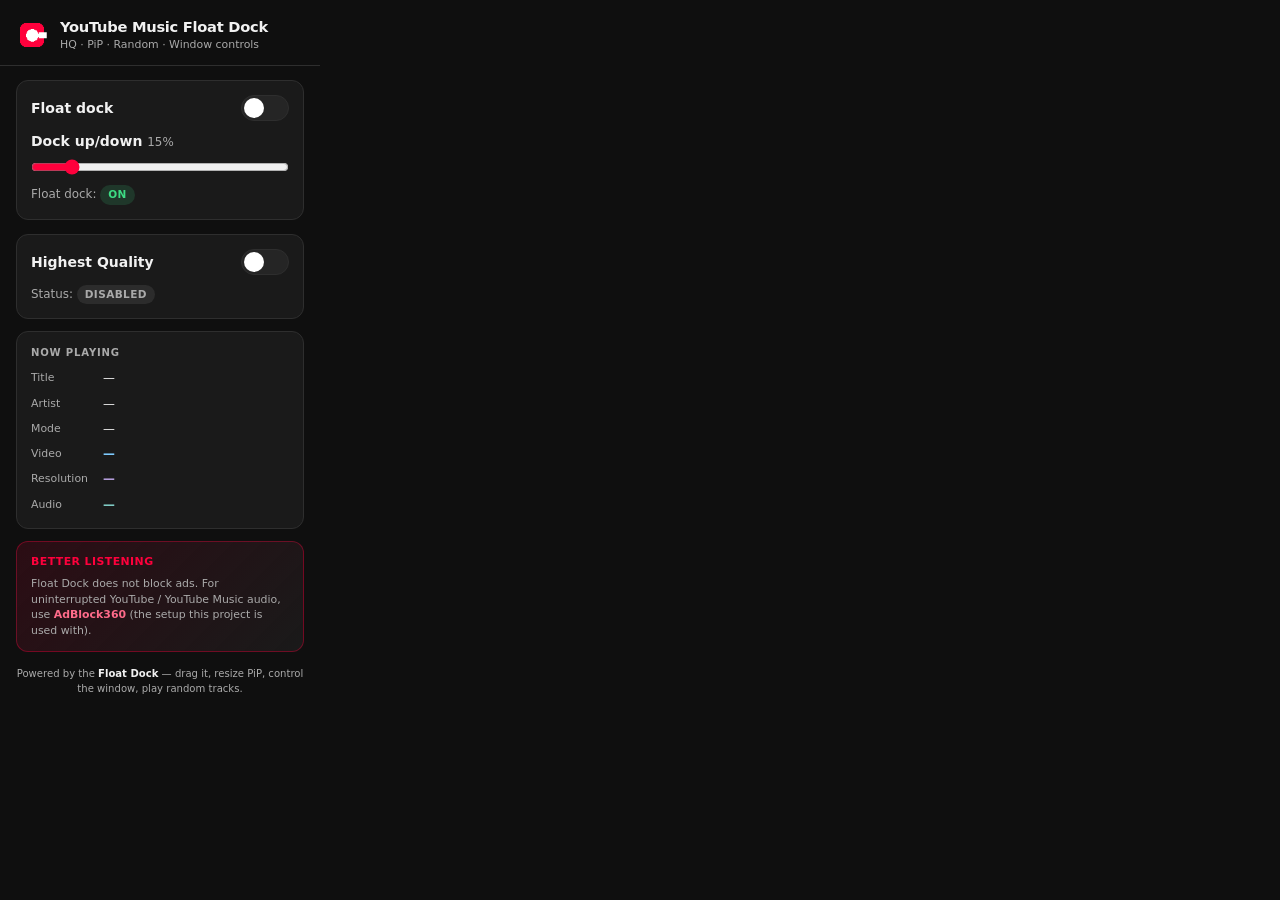
<file: popup/popup.html>
<!DOCTYPE html>
<html lang="en">
<head>
  <meta charset="UTF-8">
  <meta name="viewport" content="width=device-width, initial-scale=1.0">
  <title>YouTube Music Float Dock</title>
  <link rel="stylesheet" href="popup.css">
</head>
<body>
  <header class="header">
    <img src="../icons/icon48.png" alt="" class="logo" width="32" height="32">
    <div>
      <h1 class="title">YouTube Music Float Dock</h1>
      <p class="subtitle">HQ · PiP · Random · Window controls</p>
    </div>
  </header>

  <section class="card toggle-card">
    <div class="toggle-row">
      <label for="floatToggle" class="toggle-label">Float dock</label>
      <label class="switch">
        <input type="checkbox" id="floatToggle" aria-label="Toggle floating control dock">
        <span class="slider"></span>
      </label>
    </div>
    <div class="slider-row">
      <label for="dockTopSlider" class="toggle-label">
        Dock up/down <span id="dockTopValue" class="dock-top-value">15%</span>
      </label>
      <input type="range" id="dockTopSlider" min="3" max="92" value="15" step="1" aria-label="Move floating dock up or down">
    </div>
    <p class="status-line">
      Float dock: <span id="randomBadge" class="badge badge-enabled">On</span>
    </p>
  </section>

  <section class="card toggle-card">
    <div class="toggle-row">
      <label for="hqToggle" class="toggle-label">Highest Quality</label>
      <label class="switch">
        <input type="checkbox" id="hqToggle" aria-label="Toggle highest quality playback">
        <span class="slider"></span>
      </label>
    </div>
    <p class="status-line">
      Status: <span id="statusBadge" class="badge badge-disabled">Disabled</span>
    </p>
  </section>

  <section class="card track-card" id="trackCard">
    <h2 class="section-title">Now Playing</h2>
    <dl class="track-info">
      <div class="info-row">
        <dt>Title</dt>
        <dd id="trackTitle">—</dd>
      </div>
      <div class="info-row">
        <dt>Artist</dt>
        <dd id="trackArtist">—</dd>
      </div>
      <div class="info-row">
        <dt>Mode</dt>
        <dd id="playbackType">—</dd>
      </div>
      <div class="info-row">
        <dt>Video</dt>
        <dd id="qualityLabel">—</dd>
      </div>
      <div class="info-row">
        <dt>Resolution</dt>
        <dd id="videoResolution">—</dd>
      </div>
      <div class="info-row">
        <dt>Audio</dt>
        <dd id="audioQualityLabel">—</dd>
      </div>
    </dl>
    <p id="trackNote" class="track-note hidden"></p>
  </section>

  <section class="card tip-card">
    <p class="tip-title">Better listening</p>
    <p class="tip-text">
      Float Dock does not block ads. For uninterrupted YouTube / YouTube Music audio, use
      <a href="https://adblock360.com/" target="_blank" rel="noopener">AdBlock360</a>
      (the setup this project is used with).
    </p>
  </section>

  <footer class="footer">
    <p>Powered by the <strong>Float Dock</strong> — drag it, resize PiP, control the window, play random tracks.</p>
  </footer>

  <script src="popup.js"></script>
</body>
</html>
</file>
<file: popup/popup.css>
*,
*::before,
*::after {
  box-sizing: border-box;
  margin: 0;
  padding: 0;
}

:root {
  --bg: #0f0f0f;
  --surface: #1a1a1a;
  --surface-2: #252525;
  --text: #f1f1f1;
  --text-muted: #aaaaaa;
  --accent: #ff003c;
  --accent-glow: rgba(255, 0, 60, 0.35);
  --success: #3ddc84;
  --border: #2e2e2e;
  --radius: 12px;
  --font: "Segoe UI", system-ui, -apple-system, sans-serif;
}

html {
  font-size: 14px;
}

body {
  width: 320px;
  min-height: 280px;
  background: var(--bg);
  color: var(--text);
  font-family: var(--font);
  line-height: 1.45;
}

.header {
  display: flex;
  align-items: center;
  gap: 12px;
  padding: 16px 16px 12px;
  border-bottom: 1px solid var(--border);
}

.logo {
  border-radius: 8px;
  flex-shrink: 0;
}

.title {
  font-size: 1.05rem;
  font-weight: 700;
  letter-spacing: -0.02em;
}

.subtitle {
  font-size: 0.78rem;
  color: var(--text-muted);
}

.card {
  margin: 12px 16px 0;
  padding: 14px;
  background: var(--surface);
  border: 1px solid var(--border);
  border-radius: var(--radius);
}

.toggle-card {
  margin-top: 14px;
}

.toggle-row {
  display: flex;
  align-items: center;
  justify-content: space-between;
  gap: 12px;
}

.toggle-label {
  font-weight: 600;
}

.slider-row {
  display: flex;
  flex-direction: column;
  gap: 8px;
  margin-top: 10px;
}

.slider-row input[type="range"] {
  width: 100%;
  accent-color: var(--accent);
  cursor: pointer;
}

.dock-top-value {
  color: var(--text-muted);
  font-weight: 500;
  font-size: 0.85em;
}

.layout-row {
  display: flex;
  flex-direction: column;
  gap: 8px;
}

.layout-options {
  display: flex;
  gap: 8px;
}

.layout-option {
  flex: 1;
  display: flex;
  align-items: center;
  justify-content: center;
  gap: 6px;
  padding: 8px 10px;
  background: var(--surface-2);
  border: 1px solid var(--border);
  border-radius: 8px;
  cursor: pointer;
  font-size: 0.85rem;
  font-weight: 600;
  transition: border-color 0.15s ease, background 0.15s ease;
}

.layout-option input {
  accent-color: var(--accent);
}

.layout-option:has(input:checked) {
  border-color: var(--accent);
  background: rgba(255, 0, 60, 0.12);
}

.switch {
  position: relative;
  display: inline-block;
  width: 48px;
  height: 26px;
  flex-shrink: 0;
}

.switch input {
  opacity: 0;
  width: 0;
  height: 0;
}

.slider {
  position: absolute;
  inset: 0;
  background: var(--surface-2);
  border: 1px solid var(--border);
  border-radius: 999px;
  cursor: pointer;
  transition: background 0.2s ease, box-shadow 0.2s ease;
}

.slider::before {
  content: "";
  position: absolute;
  height: 20px;
  width: 20px;
  left: 2px;
  bottom: 2px;
  background: #fff;
  border-radius: 50%;
  transition: transform 0.2s ease;
}

.switch input:checked + .slider {
  background: var(--accent);
  border-color: var(--accent);
  box-shadow: 0 0 12px var(--accent-glow);
}

.switch input:checked + .slider::before {
  transform: translateX(22px);
}

.switch input:focus-visible + .slider {
  outline: 2px solid var(--accent);
  outline-offset: 2px;
}

.status-line {
  margin-top: 10px;
  font-size: 0.85rem;
  color: var(--text-muted);
}

.badge {
  display: inline-block;
  padding: 2px 8px;
  border-radius: 999px;
  font-size: 0.75rem;
  font-weight: 600;
  text-transform: uppercase;
  letter-spacing: 0.04em;
}

.badge-enabled {
  background: rgba(61, 220, 132, 0.15);
  color: var(--success);
}

.badge-disabled {
  background: rgba(170, 170, 170, 0.12);
  color: var(--text-muted);
}

.section-title {
  font-size: 0.72rem;
  font-weight: 600;
  text-transform: uppercase;
  letter-spacing: 0.08em;
  color: var(--text-muted);
  margin-bottom: 10px;
}

.track-info {
  display: grid;
  gap: 8px;
}

.info-row {
  display: grid;
  grid-template-columns: 64px 1fr;
  gap: 8px;
  align-items: start;
}

.info-row dt {
  font-size: 0.78rem;
  color: var(--text-muted);
}

.info-row dd {
  font-size: 0.85rem;
  font-weight: 500;
  word-break: break-word;
}

#playbackType.playback-song {
  color: var(--success);
}

#playbackType.playback-video {
  color: #ff8a80;
}

#qualityLabel {
  color: #7ecbff;
  font-weight: 600;
}

#videoResolution {
  color: #b39ddb;
  font-weight: 600;
}

#audioQualityLabel {
  color: #80cbc4;
  font-weight: 600;
}

.track-note {
  margin-top: 10px;
  font-size: 0.78rem;
  color: var(--text-muted);
  padding: 8px 10px;
  background: var(--surface-2);
  border-radius: 8px;
}

.track-note.hidden {
  display: none;
}

.tip-card {
  margin-top: 12px;
  padding: 12px 14px;
  border-color: rgba(255, 0, 60, 0.35);
  background: linear-gradient(135deg, rgba(255, 0, 60, 0.12), var(--surface));
}

.tip-title {
  font-size: 0.78rem;
  font-weight: 700;
  letter-spacing: 0.04em;
  text-transform: uppercase;
  color: var(--accent);
  margin-bottom: 6px;
}

.tip-text {
  font-size: 0.78rem;
  color: var(--text-muted);
  line-height: 1.45;
}

.tip-text a {
  color: #ff6b8a;
  font-weight: 600;
  text-decoration: none;
}

.tip-text a:hover {
  text-decoration: underline;
}

.footer {
  padding: 14px 16px 16px;
}

.footer p {
  font-size: 0.72rem;
  color: var(--text-muted);
  text-align: center;
  line-height: 1.5;
}

.footer strong {
  color: var(--text);
  font-weight: 600;
}
</file>
